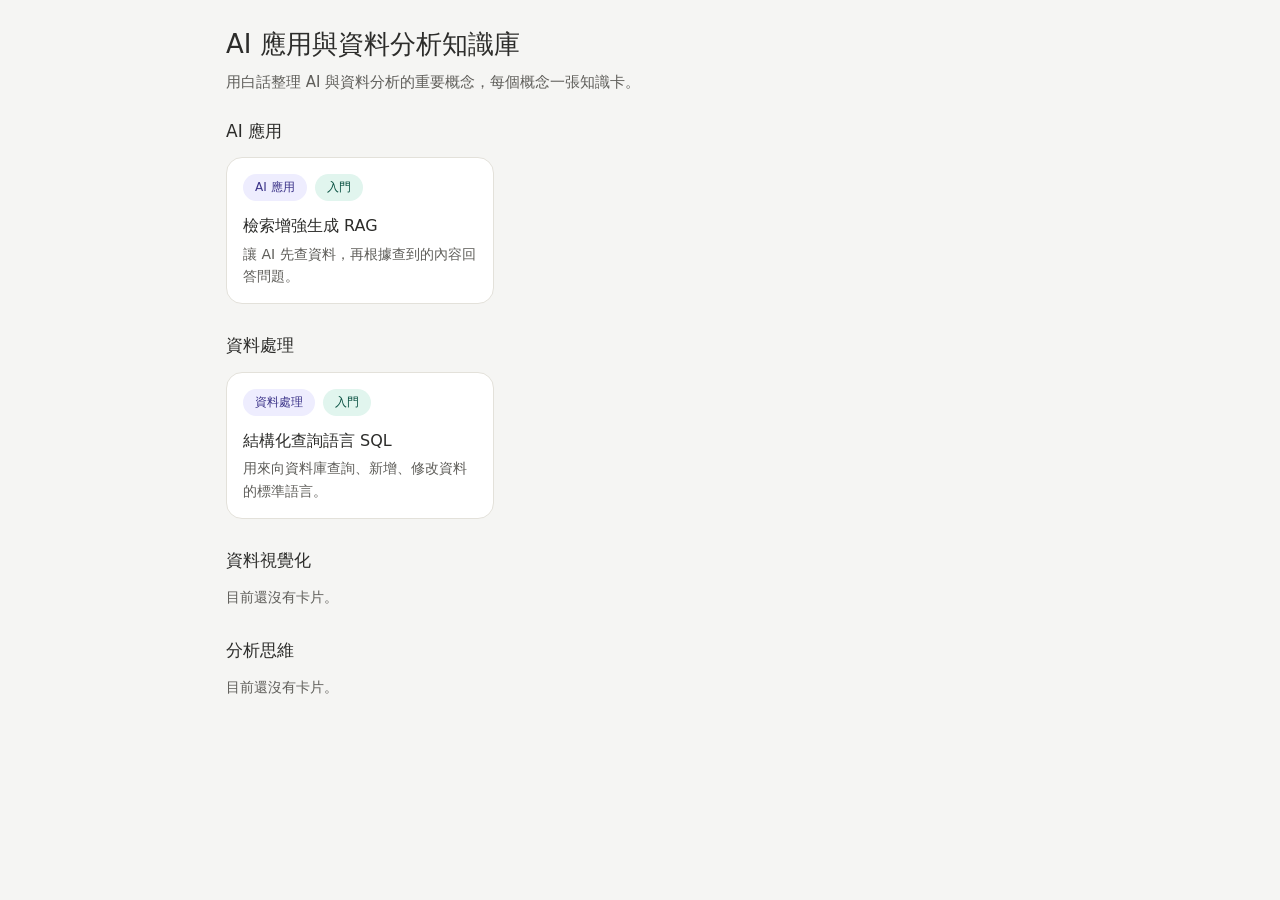
<file: index.html>
<!DOCTYPE html>
<html lang="zh-Hant">
<head>
  <meta charset="UTF-8">
  <meta name="viewport" content="width=device-width, initial-scale=1">
  <title>AI 應用與資料分析知識庫</title>
  <link rel="stylesheet" href="assets/style.css">
</head>
<body>
  <main class="page">
    <header class="site-header">
      <h1>AI 應用與資料分析知識庫</h1>
      <p>用白話整理 AI 與資料分析的重要概念，每個概念一張知識卡。</p>
    </header>

    <section class="group">
      <h2>AI 應用</h2>
      <div class="card-grid">
        <a class="card-link" href="cards/rag.html">
          <div class="tags">
            <span class="tag tone-purple">AI 應用</span>
            <span class="tag tone-teal">入門</span>
          </div>
          <h3>檢索增強生成 RAG</h3>
          <p>讓 AI 先查資料，再根據查到的內容回答問題。</p>
        </a>
      </div>
    </section>

    <section class="group">
      <h2>資料處理</h2>
      <div class="card-grid">
        <a class="card-link" href="cards/sql.html">
          <div class="tags">
            <span class="tag tone-purple">資料處理</span>
            <span class="tag tone-teal">入門</span>
          </div>
          <h3>結構化查詢語言 SQL</h3>
          <p>用來向資料庫查詢、新增、修改資料的標準語言。</p>
        </a>
      </div>
    </section>

    <section class="group">
      <h2>資料視覺化</h2>
      <p class="empty-note">目前還沒有卡片。</p>
    </section>

    <section class="group">
      <h2>分析思維</h2>
      <p class="empty-note">目前還沒有卡片。</p>
    </section>
  </main>
</body>
</html>
</file>
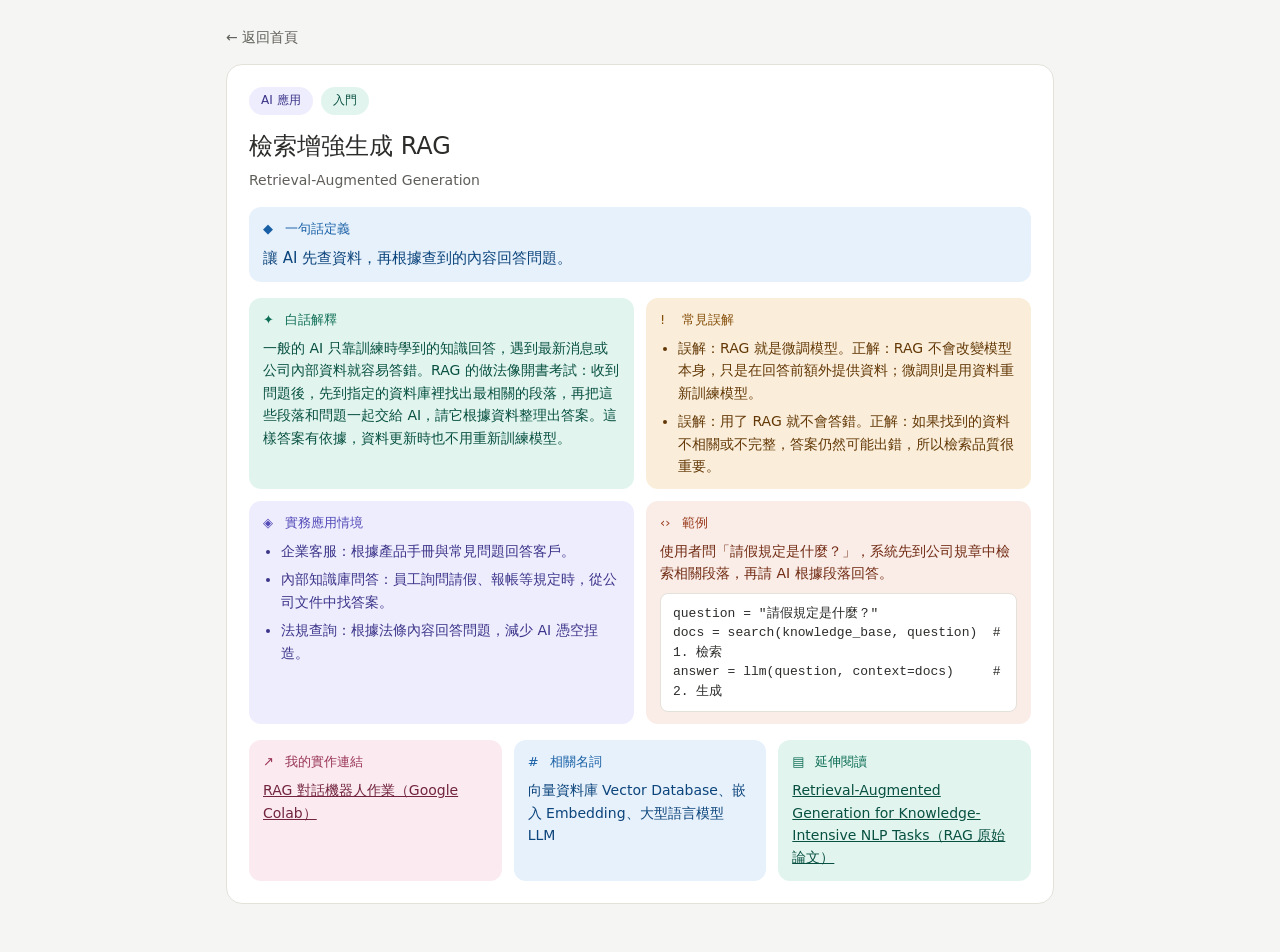
<file: cards/rag.html>
<!DOCTYPE html>
<html lang="zh-Hant">
<head>
  <meta charset="UTF-8">
  <meta name="viewport" content="width=device-width, initial-scale=1">
  <title>檢索增強生成 RAG｜AI 應用與資料分析知識庫</title>
  <link rel="stylesheet" href="../assets/style.css">
</head>
<body>
  <main class="page">
    <a class="back" href="../index.html">← 返回首頁</a>
    <article class="card">
      <div class="tags">
        <span class="tag tone-purple">AI 應用</span>
        <span class="tag tone-teal">入門</span>
      </div>
      <h1>檢索增強生成 RAG</h1>
      <p class="subtitle">Retrieval-Augmented Generation</p>

      <section class="box banner tone-blue">
        <h2 class="field-title" data-icon="◆">一句話定義</h2>
        <p>讓 AI 先查資料，再根據查到的內容回答問題。</p>
      </section>

      <div class="grid-2">
        <section class="box tone-teal">
          <h2 class="field-title" data-icon="✦">白話解釋</h2>
          <p>一般的 AI 只靠訓練時學到的知識回答，遇到最新消息或公司內部資料就容易答錯。RAG 的做法像開書考試：收到問題後，先到指定的資料庫裡找出最相關的段落，再把這些段落和問題一起交給 AI，請它根據資料整理出答案。這樣答案有依據，資料更新時也不用重新訓練模型。</p>
        </section>
        <section class="box tone-amber">
          <h2 class="field-title" data-icon="!">常見誤解</h2>
          <ul>
            <li>誤解：RAG 就是微調模型。正解：RAG 不會改變模型本身，只是在回答前額外提供資料；微調則是用資料重新訓練模型。</li>
            <li>誤解：用了 RAG 就不會答錯。正解：如果找到的資料不相關或不完整，答案仍然可能出錯，所以檢索品質很重要。</li>
          </ul>
        </section>
        <section class="box tone-purple">
          <h2 class="field-title" data-icon="◈">實務應用情境</h2>
          <ul>
            <li>企業客服：根據產品手冊與常見問題回答客戶。</li>
            <li>內部知識庫問答：員工詢問請假、報帳等規定時，從公司文件中找答案。</li>
            <li>法規查詢：根據法條內容回答問題，減少 AI 憑空捏造。</li>
          </ul>
        </section>
        <section class="box tone-coral">
          <h2 class="field-title" data-icon="‹›">範例</h2>
          <p>使用者問「請假規定是什麼？」，系統先到公司規章中檢索相關段落，再請 AI 根據段落回答。</p>
          <pre><code>question = "請假規定是什麼？"
docs = search(knowledge_base, question)  # 1. 檢索
answer = llm(question, context=docs)     # 2. 生成</code></pre>
        </section>
      </div>

      <div class="grid-3">
        <section class="box tone-pink">
          <h2 class="field-title" data-icon="↗">我的實作連結</h2>
          <p><a href="https://colab.research.google.com/drive/1ZEi6IbYI5Q7QOhKtK-AyBrl9ndiZCCqK?usp=sharing" target="_blank" rel="noopener">RAG 對話機器人作業（Google Colab）</a></p>
        </section>
        <section class="box tone-blue">
          <h2 class="field-title" data-icon="#">相關名詞</h2>
          <p>向量資料庫 Vector Database、嵌入 Embedding、大型語言模型 LLM</p>
        </section>
        <section class="box tone-teal">
          <h2 class="field-title" data-icon="▤">延伸閱讀</h2>
          <p><a href="https://arxiv.org/abs/2005.11401" target="_blank" rel="noopener">Retrieval-Augmented Generation for Knowledge-Intensive NLP Tasks（RAG 原始論文）</a></p>
        </section>
      </div>
    </article>
  </main>
</body>
</html>
</file>
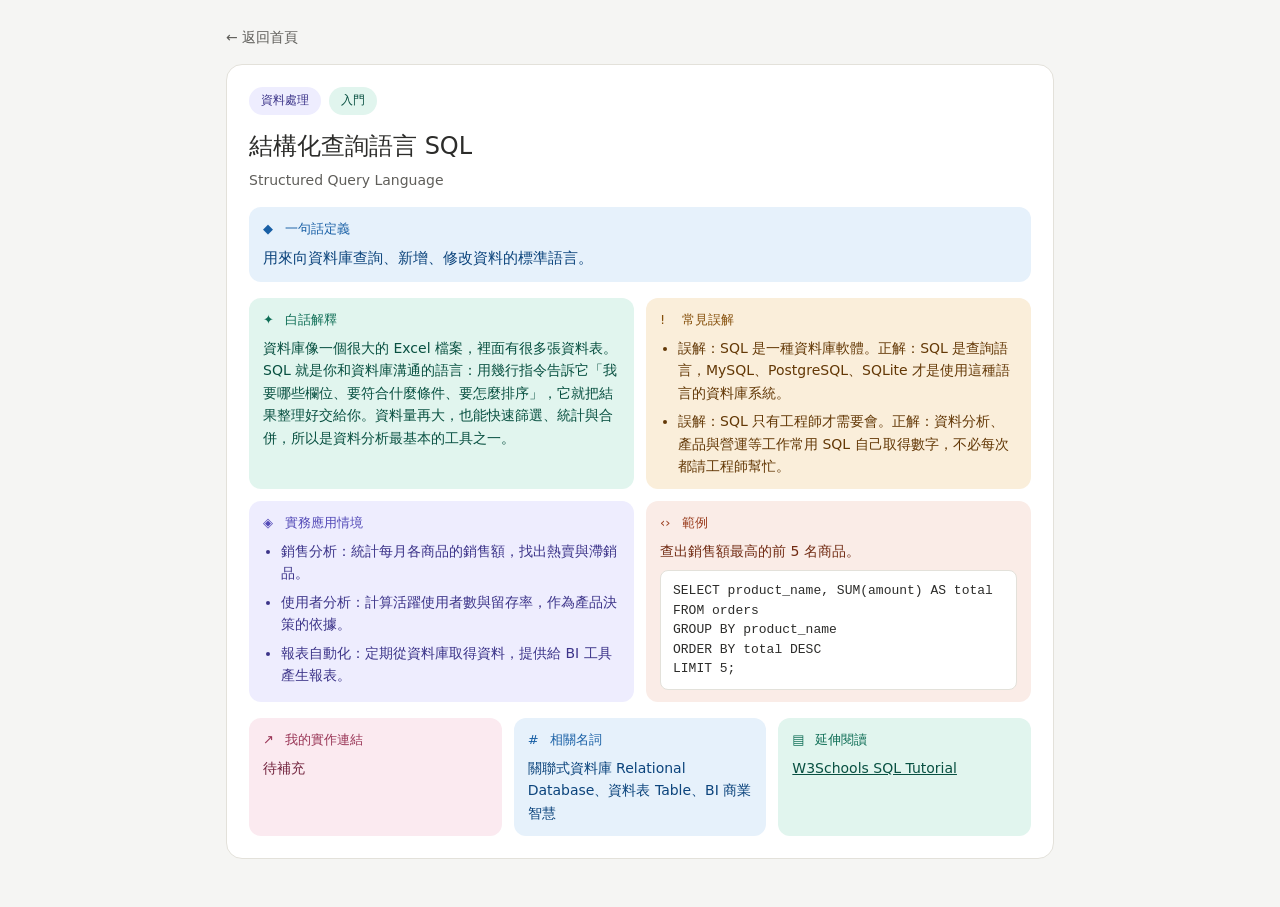
<file: cards/sql.html>
<!DOCTYPE html>
<html lang="zh-Hant">
<head>
  <meta charset="UTF-8">
  <meta name="viewport" content="width=device-width, initial-scale=1">
  <title>結構化查詢語言 SQL｜AI 應用與資料分析知識庫</title>
  <link rel="stylesheet" href="../assets/style.css">
</head>
<body>
  <main class="page">
    <a class="back" href="../index.html">← 返回首頁</a>
    <article class="card">
      <div class="tags">
        <span class="tag tone-purple">資料處理</span>
        <span class="tag tone-teal">入門</span>
      </div>
      <h1>結構化查詢語言 SQL</h1>
      <p class="subtitle">Structured Query Language</p>

      <section class="box banner tone-blue">
        <h2 class="field-title" data-icon="◆">一句話定義</h2>
        <p>用來向資料庫查詢、新增、修改資料的標準語言。</p>
      </section>

      <div class="grid-2">
        <section class="box tone-teal">
          <h2 class="field-title" data-icon="✦">白話解釋</h2>
          <p>資料庫像一個很大的 Excel 檔案，裡面有很多張資料表。SQL 就是你和資料庫溝通的語言：用幾行指令告訴它「我要哪些欄位、要符合什麼條件、要怎麼排序」，它就把結果整理好交給你。資料量再大，也能快速篩選、統計與合併，所以是資料分析最基本的工具之一。</p>
        </section>
        <section class="box tone-amber">
          <h2 class="field-title" data-icon="!">常見誤解</h2>
          <ul>
            <li>誤解：SQL 是一種資料庫軟體。正解：SQL 是查詢語言，MySQL、PostgreSQL、SQLite 才是使用這種語言的資料庫系統。</li>
            <li>誤解：SQL 只有工程師才需要會。正解：資料分析、產品與營運等工作常用 SQL 自己取得數字，不必每次都請工程師幫忙。</li>
          </ul>
        </section>
        <section class="box tone-purple">
          <h2 class="field-title" data-icon="◈">實務應用情境</h2>
          <ul>
            <li>銷售分析：統計每月各商品的銷售額，找出熱賣與滯銷品。</li>
            <li>使用者分析：計算活躍使用者數與留存率，作為產品決策的依據。</li>
            <li>報表自動化：定期從資料庫取得資料，提供給 BI 工具產生報表。</li>
          </ul>
        </section>
        <section class="box tone-coral">
          <h2 class="field-title" data-icon="‹›">範例</h2>
          <p>查出銷售額最高的前 5 名商品。</p>
          <pre><code>SELECT product_name, SUM(amount) AS total
FROM orders
GROUP BY product_name
ORDER BY total DESC
LIMIT 5;</code></pre>
        </section>
      </div>

      <div class="grid-3">
        <section class="box tone-pink">
          <h2 class="field-title" data-icon="↗">我的實作連結</h2>
          <p>待補充</p>
        </section>
        <section class="box tone-blue">
          <h2 class="field-title" data-icon="#">相關名詞</h2>
          <p>關聯式資料庫 Relational Database、資料表 Table、BI 商業智慧</p>
        </section>
        <section class="box tone-teal">
          <h2 class="field-title" data-icon="▤">延伸閱讀</h2>
          <p><a href="https://www.w3schools.com/sql/" target="_blank" rel="noopener">W3Schools SQL Tutorial</a></p>
        </section>
      </div>
    </article>
  </main>
</body>
</html>
</file>
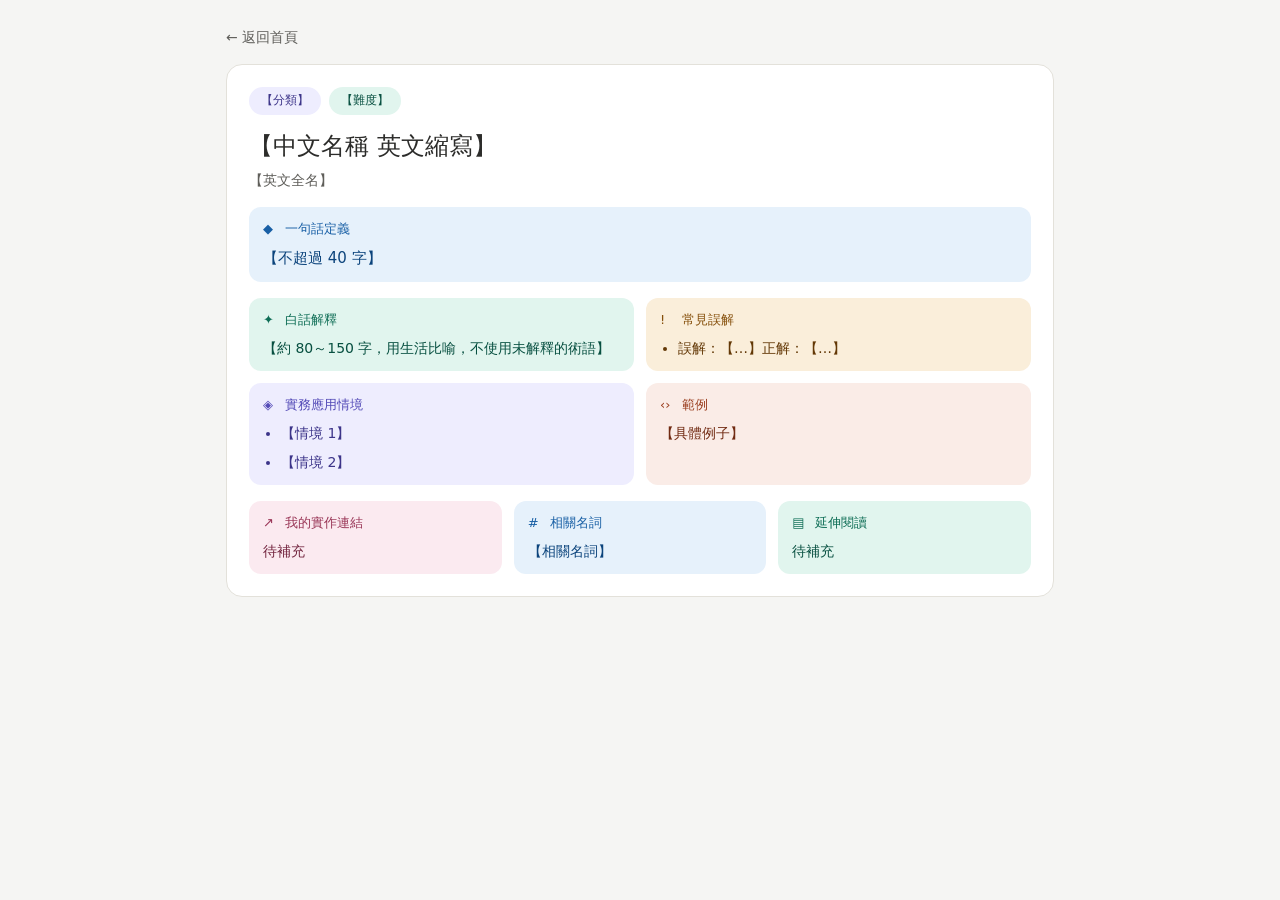
<file: templates/card-template.html>
<!DOCTYPE html>
<html lang="zh-Hant">
<head>
  <meta charset="UTF-8">
  <meta name="viewport" content="width=device-width, initial-scale=1">
  <!-- 標題格式：中文名稱 英文縮寫｜AI 應用與資料分析知識庫 -->
  <title>【中文名稱】｜AI 應用與資料分析知識庫</title>
  <link rel="stylesheet" href="../assets/style.css">
</head>
<body>
  <main class="page">
    <a class="back" href="../index.html">← 返回首頁</a>
    <article class="card">
      <div class="tags">
        <!-- 分類只能是：AI 應用／資料處理／資料視覺化／分析思維 -->
        <span class="tag tone-purple">【分類】</span>
        <!-- 難度只能是：入門／進階 -->
        <span class="tag tone-teal">【難度】</span>
      </div>
      <h1>【中文名稱 英文縮寫】</h1>
      <p class="subtitle">【英文全名】</p>

      <section class="box banner tone-blue">
        <h2 class="field-title" data-icon="◆">一句話定義</h2>
        <p>【不超過 40 字】</p>
      </section>

      <div class="grid-2">
        <section class="box tone-teal">
          <h2 class="field-title" data-icon="✦">白話解釋</h2>
          <p>【約 80～150 字，用生活比喻，不使用未解釋的術語】</p>
        </section>
        <section class="box tone-amber">
          <h2 class="field-title" data-icon="!">常見誤解</h2>
          <ul>
            <li>誤解：【…】正解：【…】</li>
          </ul>
        </section>
        <section class="box tone-purple">
          <h2 class="field-title" data-icon="◈">實務應用情境</h2>
          <ul>
            <li>【情境 1】</li>
            <li>【情境 2】</li>
          </ul>
        </section>
        <section class="box tone-coral">
          <h2 class="field-title" data-icon="‹›">範例</h2>
          <p>【具體例子】</p>
          <!-- 有程式碼時才使用：<pre><code>…</code></pre> -->
        </section>
      </div>

      <div class="grid-3">
        <section class="box tone-pink">
          <h2 class="field-title" data-icon="↗">我的實作連結</h2>
          <p>待補充</p>
        </section>
        <section class="box tone-blue">
          <h2 class="field-title" data-icon="#">相關名詞</h2>
          <!-- 目標卡片存在才加連結：<a href="其他卡片.html">名稱</a>；不存在只寫名稱 -->
          <p>【相關名詞】</p>
        </section>
        <section class="box tone-teal">
          <h2 class="field-title" data-icon="▤">延伸閱讀</h2>
          <p>待補充</p>
        </section>
      </div>
    </article>
  </main>
</body>
</html>
</file>
<file: assets/style.css>
:root{
  --page:#F5F5F3;--surface:#FFFFFF;--text:#2C2C2A;--text-2:#5F5E5A;--border:#E3E1DA;
  --purple-bg:#EEEDFE;--purple-fg:#3C3489;--purple-lb:#534AB7;
  --teal-bg:#E1F5EE;--teal-fg:#085041;--teal-lb:#0F6E56;
  --coral-bg:#FAECE7;--coral-fg:#712B13;--coral-lb:#993C1D;
  --amber-bg:#FAEEDA;--amber-fg:#633806;--amber-lb:#854F0B;
  --blue-bg:#E6F1FB;--blue-fg:#0C447C;--blue-lb:#185FA5;
  --pink-bg:#FBEAF0;--pink-fg:#72243E;--pink-lb:#993556;
}
@media (prefers-color-scheme: dark){
  :root{
    --page:#1F1F1E;--surface:#2A2A28;--text:#ECEAE3;--text-2:#B4B2A9;--border:#444441;
    --purple-bg:#3C3489;--purple-fg:#CECBF6;--purple-lb:#AFA9EC;
    --teal-bg:#085041;--teal-fg:#9FE1CB;--teal-lb:#5DCAA5;
    --coral-bg:#712B13;--coral-fg:#F5C4B3;--coral-lb:#F0997B;
    --amber-bg:#633806;--amber-fg:#FAC775;--amber-lb:#EF9F27;
    --blue-bg:#0C447C;--blue-fg:#B5D4F4;--blue-lb:#85B7EB;
    --pink-bg:#72243E;--pink-fg:#F4C0D1;--pink-lb:#ED93B1;
  }
}
.tone-purple{--bg:var(--purple-bg);--fg:var(--purple-fg);--lb:var(--purple-lb)}
.tone-teal{--bg:var(--teal-bg);--fg:var(--teal-fg);--lb:var(--teal-lb)}
.tone-coral{--bg:var(--coral-bg);--fg:var(--coral-fg);--lb:var(--coral-lb)}
.tone-amber{--bg:var(--amber-bg);--fg:var(--amber-fg);--lb:var(--amber-lb)}
.tone-blue{--bg:var(--blue-bg);--fg:var(--blue-fg);--lb:var(--blue-lb)}
.tone-pink{--bg:var(--pink-bg);--fg:var(--pink-fg);--lb:var(--pink-lb)}

*,*::before,*::after{box-sizing:border-box}
body{margin:0;background:var(--page);color:var(--text);line-height:1.6;
  font-family:"Noto Sans TC","PingFang TC","Microsoft JhengHei",system-ui,-apple-system,"Segoe UI",sans-serif}
.page{max-width:860px;margin:0 auto;padding:24px 16px 48px}
a{color:inherit}
.back{display:inline-block;margin:0 0 16px;font-size:14px;color:var(--text-2);text-decoration:none}
.back:hover{text-decoration:underline}

.card{background:var(--surface);border:1px solid var(--border);border-radius:16px;padding:22px}
.tags{display:flex;gap:8px;flex-wrap:wrap;margin:0 0 12px}
.tag{font-size:12px;padding:4px 12px;border-radius:999px;background:var(--bg);color:var(--fg)}
h1{margin:0 0 4px;font-size:24px;font-weight:500}
.subtitle{margin:0 0 16px;font-size:14px;color:var(--text-2)}

.box{background:var(--bg);border-radius:12px;padding:12px 14px;min-width:0}
.box p,.box li{margin:0;font-size:14px;line-height:1.6;color:var(--fg)}
.box ul,.box ol{margin:0;padding-left:18px}
.box li+li{margin-top:6px}
.box a{color:var(--fg);word-break:break-word}
.box strong{font-weight:500}
.field-title{margin:0 0 6px;font-size:13px;font-weight:500;color:var(--lb)}
.field-title::before{content:attr(data-icon);display:inline-block;min-width:1.4em;margin-right:4px}
.banner{margin:0 0 16px}
.banner p{font-size:15px}
.grid-2{display:grid;grid-template-columns:repeat(2,minmax(0,1fr));gap:12px;margin:0 0 16px}
.grid-3{display:grid;grid-template-columns:repeat(auto-fit,minmax(200px,1fr));gap:12px}
pre{margin:8px 0 0;padding:10px 12px;background:var(--surface);color:var(--text);
  border:1px solid var(--border);border-radius:8px;white-space:pre-wrap;word-break:break-word;font-size:13px;line-height:1.5}
code{font-family:ui-monospace,SFMono-Regular,Menlo,Consolas,monospace}
@media (max-width:640px){.grid-2{grid-template-columns:minmax(0,1fr)}}

.site-header{margin:0 0 24px}
.site-header h1{font-size:26px}
.site-header p{margin:0;font-size:15px;color:var(--text-2)}
.group{margin:0 0 28px}
.group h2{margin:0 0 12px;font-size:17px;font-weight:500}
.card-grid{display:grid;grid-template-columns:repeat(auto-fill,minmax(240px,1fr));gap:12px}
.card-link{display:block;background:var(--surface);border:1px solid var(--border);border-radius:16px;padding:16px;text-decoration:none;color:var(--text)}
.card-link:hover{border-color:var(--text-2)}
.card-link h3{margin:0 0 4px;font-size:16px;font-weight:500}
.card-link p{margin:0;font-size:14px;color:var(--text-2)}
.empty-note{margin:0;font-size:14px;color:var(--text-2)}
</file>
